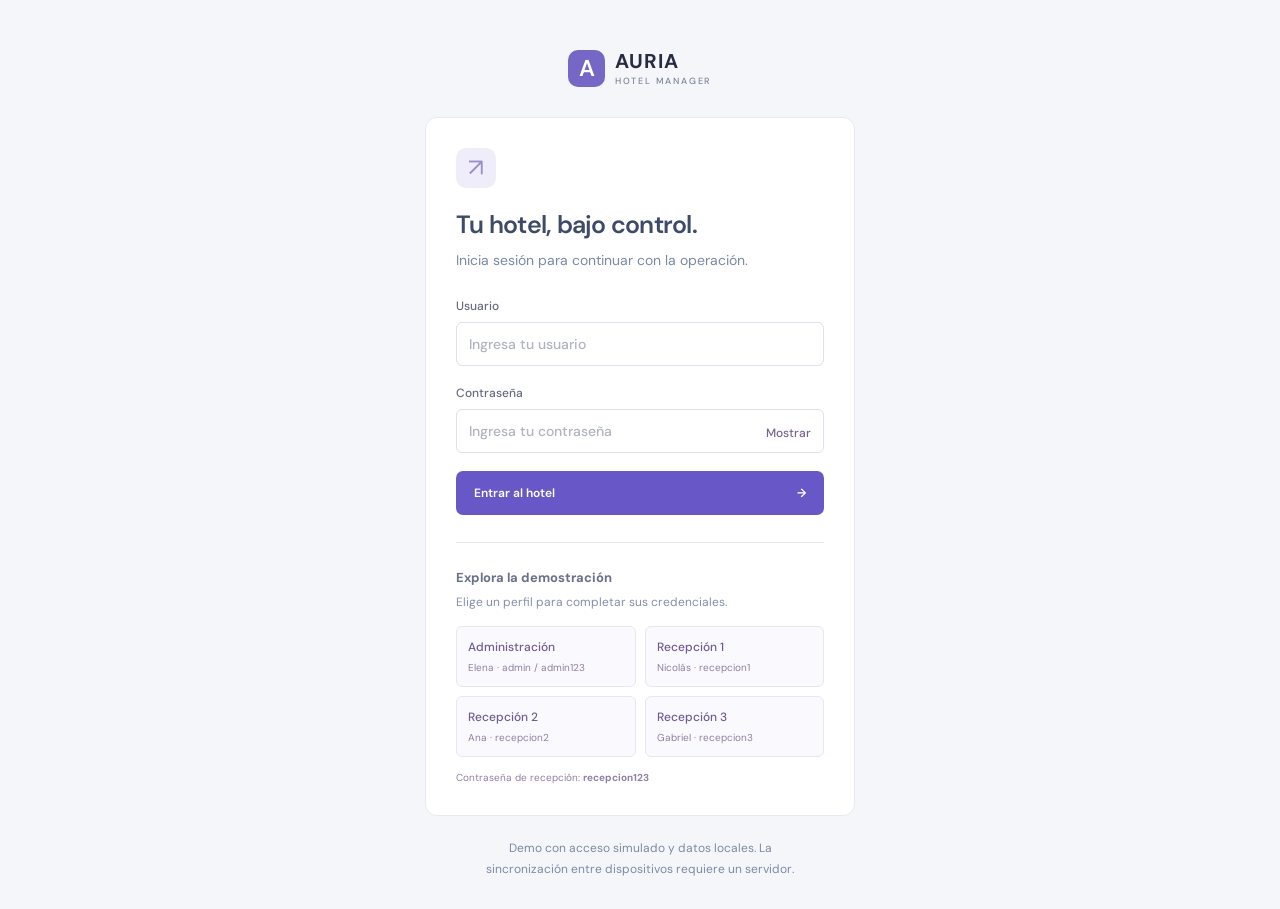
<file: index.html>
<!doctype html><html lang="es"><head><meta charset="utf-8"><meta name="viewport" content="width=device-width,initial-scale=1"><meta name="theme-color" content="#f5f6fa"><title>AURIA · Hotel Manager</title><script>location.replace('dashboard.html'+location.hash);</script></head><body><p>Entrando al sistema de administración… <a href="dashboard.html">Abrir el panel</a></p></body></html>
</file>
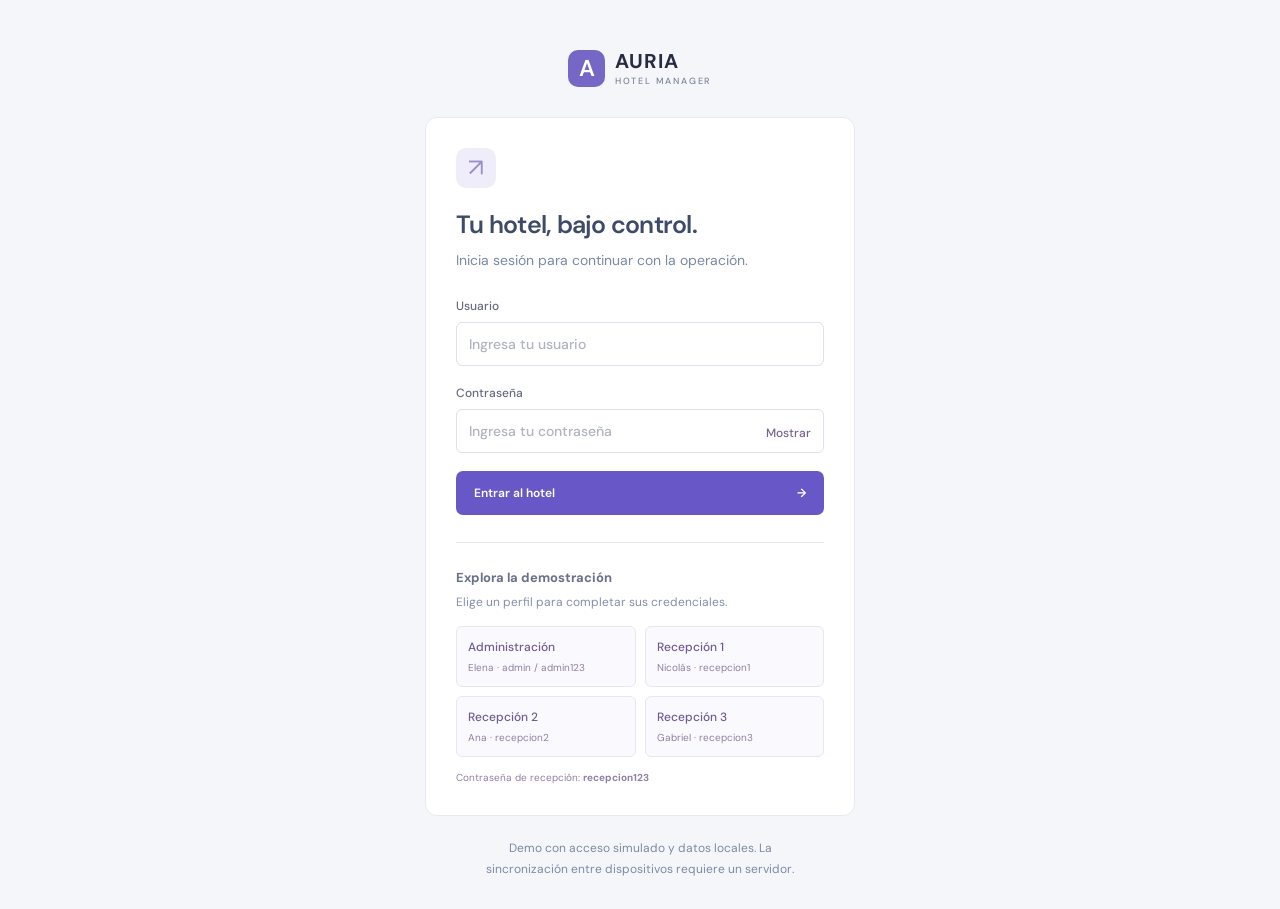
<file: dashboard.html>
<!doctype html>
<html lang="es"><head><meta charset="utf-8"><meta name="viewport" content="width=device-width,initial-scale=1,viewport-fit=cover"><meta name="theme-color" content="#f5f6fa"><link rel="icon" href="assets/images/favicon.svg"><title>AURIA · Administración del hotel</title><link rel="preconnect" href="https://fonts.googleapis.com"><link rel="preconnect" href="https://fonts.gstatic.com" crossorigin><link href="https://fonts.googleapis.com/css2?family=DM+Sans:wght@400;500;600;700&display=swap" rel="stylesheet"><link rel="stylesheet" href="css/styles.css?v=pms1"><link rel="stylesheet" href="css/dashboard.css?v=pms1"></head>
<body class="dashboard-page"><a class="skip-link" href="#view-root">Saltar al contenido</a><div class="app-shell"><aside class="sidebar" id="sidebar"><a class="app-brand" href="dashboard.html"><span class="logo-mark">A</span><span data-hotel-name>AURIA<small>HOTEL MANAGER</small></span></a><span class="nav-label">OPERACIÓN DEL HOTEL</span><nav class="sidebar-nav" id="desktop-nav" aria-label="Menú principal"></nav><div class="sidebar-bottom"><div class="local-note"><span class="online-dot"></span> Espacio de demostración<small>Datos guardados en este navegador</small></div><button class="logout-btn" id="logout-btn"></button></div></aside><button class="sidebar-scrim" id="sidebar-scrim" aria-label="Cerrar menú" hidden></button><div class="app-main"><header class="app-header"><div class="header-left"><button class="icon-btn mobile-menu" id="menu-toggle" aria-label="Abrir menú" aria-expanded="false"></button><span class="breadcrumb">Mi hotel <span>/</span> <strong id="breadcrumb-title">Resumen</strong></span></div><div class="header-right"><span id="today-label" class="today-label"></span><button id="profile-button" class="profile-button" aria-label="Información de sesión"><span id="user-avatar" class="avatar"></span><span><strong id="user-name"></strong><small id="user-role"></small></span></button></div></header><main id="view-root" class="app-content" tabindex="-1"></main><footer class="app-footer">AURIA Hotel Manager <span>Hecho para cuidar tu hotel.</span></footer></div></div><nav class="bottom-nav" id="bottom-nav" aria-label="Navegación móvil"></nav><div id="modal-root"></div><div id="toasts" class="toast-host"></div><script src="js/icons.js?v=pms1"></script><script src="js/app.js?v=pms1"></script><script src="js/operations.js?v=pms1"></script><script src="js/auth.js?v=pms1"></script><script src="js/pdf.js?v=pms1"></script><script src="js/forms.js?v=pms1"></script><script src="js/dashboard.js?v=pms1"></script></body></html>
</file>
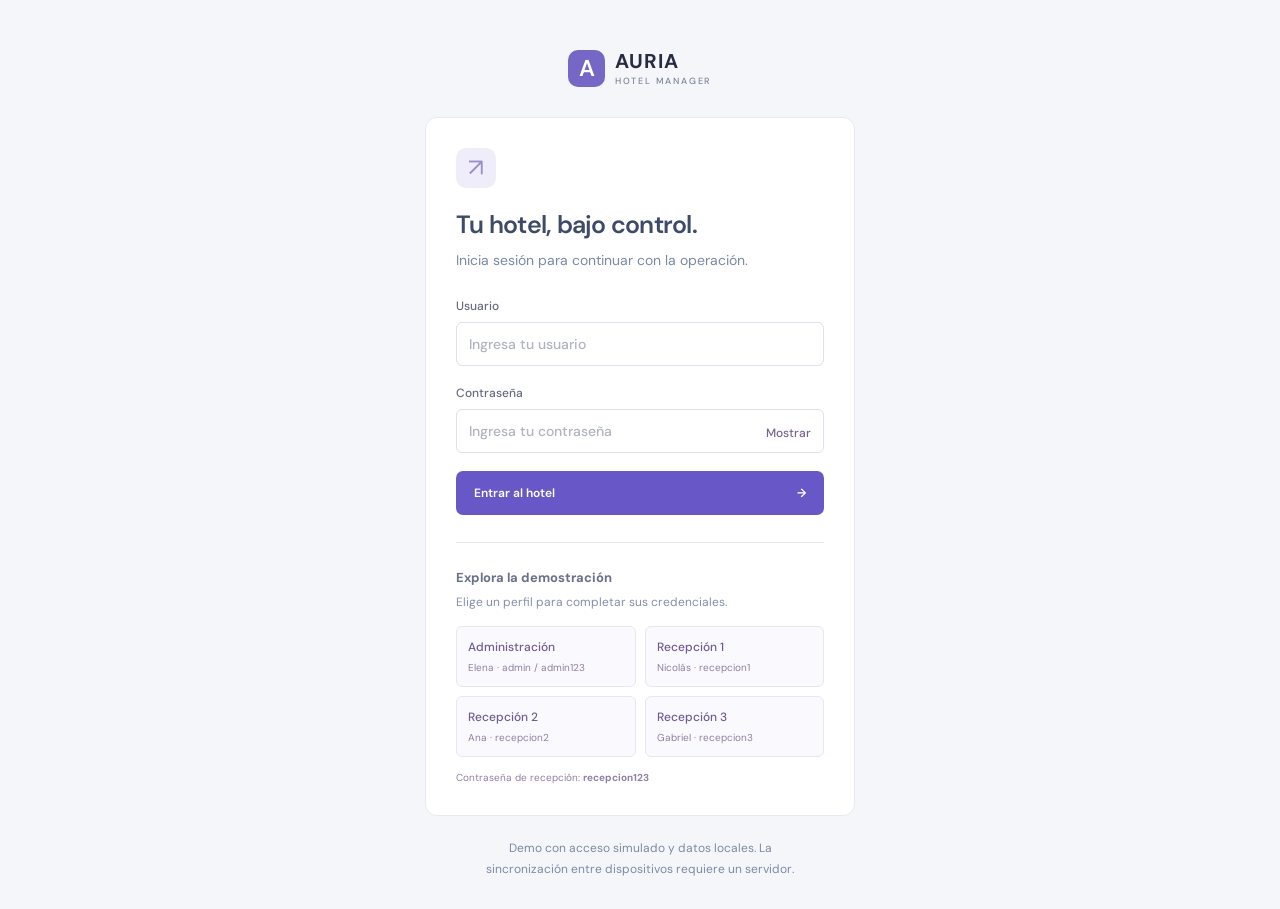
<file: login.html>
<!doctype html><html lang="es"><head><meta charset="utf-8"><meta name="viewport" content="width=device-width,initial-scale=1"><meta name="theme-color" content="#f5f6fa"><link rel="icon" href="assets/images/favicon.svg"><title>Iniciar sesión · AURIA</title><link rel="preconnect" href="https://fonts.googleapis.com"><link rel="preconnect" href="https://fonts.gstatic.com" crossorigin><link href="https://fonts.googleapis.com/css2?family=DM+Sans:wght@400;500;600;700&display=swap" rel="stylesheet"><link rel="stylesheet" href="css/styles.css?v=pms1"><link rel="stylesheet" href="css/dashboard.css?v=pms1"></head><body class="login-page"><main class="login-wrap"><a class="app-brand" href="index.html"><span class="logo-mark">A</span><span>AURIA<small>HOTEL MANAGER</small></span></a><section class="login-card"><div class="login-icon">↗</div><h1>Tu hotel, bajo control.</h1><p>Inicia sesión para continuar con la operación.</p><form id="login-form"><label>Usuario<input name="username" autocomplete="username" placeholder="Ingresa tu usuario" required></label><label>Contraseña<div class="password-field"><input name="password" type="password" autocomplete="current-password" placeholder="Ingresa tu contraseña" required><button type="button" id="toggle-password">Mostrar</button></div></label><div id="login-error" class="form-error" role="alert"></div><button class="btn btn-primary" type="submit">Entrar al hotel <span>→</span></button></form><div class="demo-box"><strong>Explora la demostración</strong><p>Elige un perfil para completar sus credenciales.</p><div class="demo-accounts"><button data-demo-user="admin"><strong>Administración</strong><small>Elena · admin / admin123</small></button><button data-demo-user="recepcion1"><strong>Recepción 1</strong><small>Nicolás · recepcion1</small></button><button data-demo-user="recepcion2"><strong>Recepción 2</strong><small>Ana · recepcion2</small></button><button data-demo-user="recepcion3"><strong>Recepción 3</strong><small>Gabriel · recepcion3</small></button></div><small>Contraseña de recepción: <b>recepcion123</b></small></div></section><p class="login-disclaimer">Demo con acceso simulado y datos locales. La sincronización entre dispositivos requiere un servidor.</p></main><div id="modal-root"></div><div id="toasts" class="toast-host"></div><script src="js/app.js?v=pms1"></script><script src="js/operations.js?v=pms1"></script><script src="js/auth.js?v=pms1"></script></body></html>
</file>
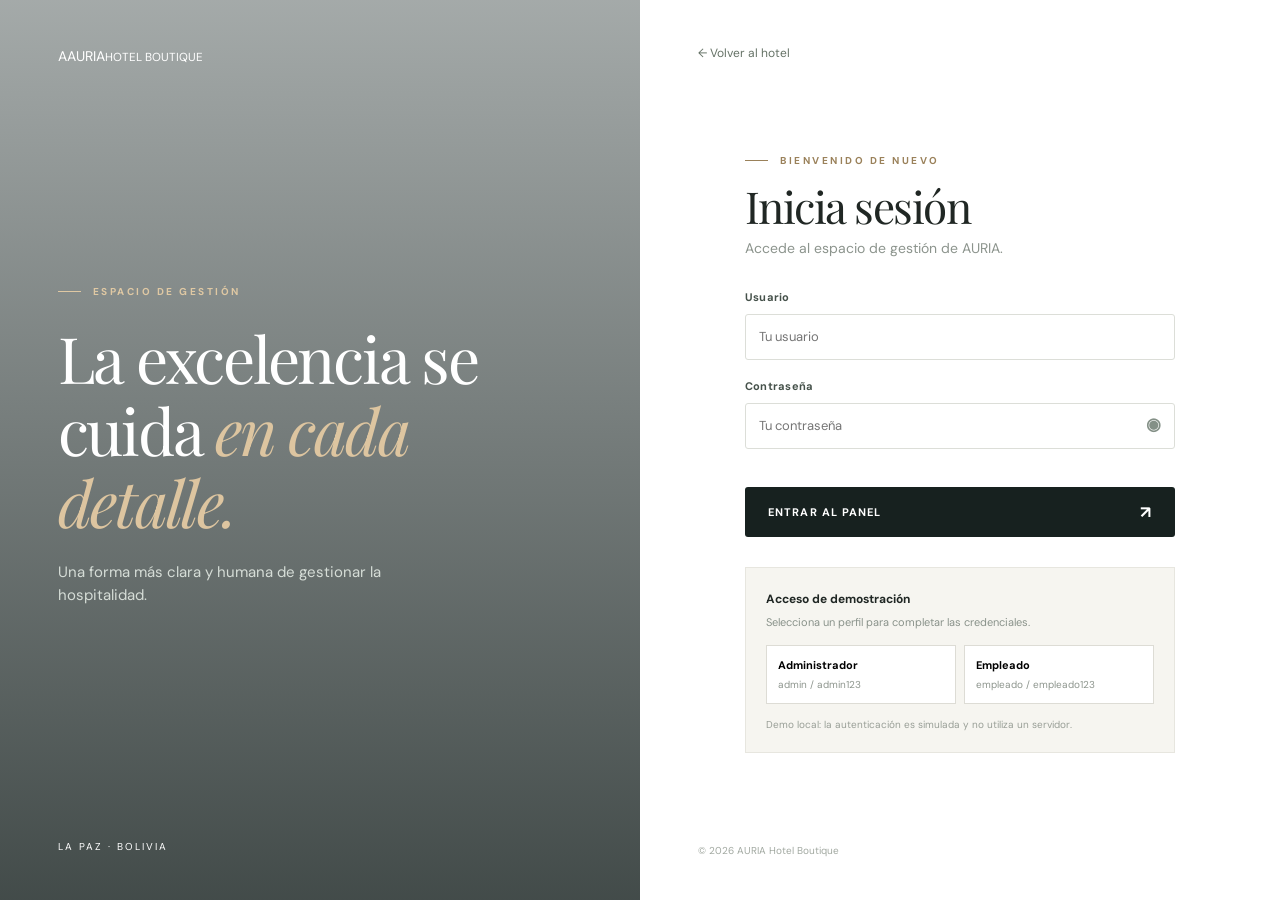
<file: hotel-prototipo/dashboard.html>
<!doctype html><html lang="es"><head><meta charset="utf-8"><link rel="icon" type="image/svg+xml" href="assets/images/favicon.svg"><meta name="viewport" content="width=device-width,initial-scale=1"><meta name="theme-color" content="#17211f"><title>Panel de gestión — AURIA</title><link rel="preconnect" href="https://fonts.googleapis.com"><link rel="preconnect" href="https://fonts.gstatic.com" crossorigin><link href="https://fonts.googleapis.com/css2?family=DM+Sans:wght@400;500;600;700&family=Playfair+Display:wght@400;500;600&display=swap" rel="stylesheet"><link rel="stylesheet" href="css/styles.css"><link rel="stylesheet" href="css/dashboard.css"></head><body class="dashboard-page"><div class="dash-shell"><aside class="sidebar" id="sidebar"><a href="index.html" class="brand sidebar-brand"><span class="brand-mark">A</span><span>AURIA<small>HOTEL BOUTIQUE</small></span></a><div class="sidebar-label">ESPACIO DE TRABAJO</div><nav class="sidebar-nav" aria-label="Navegación del panel"><button data-view="overview" class="active"><span class="nav-icon">▦</span> Resumen</button><button data-view="reservations"><span class="nav-icon">▤</span> Reservas</button><button data-view="rooms"><span class="nav-icon">▥</span> Habitaciones</button><button data-view="clients"><span class="nav-icon">♙</span> Clientes</button><button data-view="employees" data-admin-only><span class="nav-icon">♧</span> Empleados</button><button data-view="settings" data-admin-only><span class="nav-icon">⚙</span> Configuración</button></nav><div class="sidebar-bottom"><div class="sidebar-help"><span>✧</span><strong>Hospitalidad en cada detalle.</strong><small>Tu hotel, siempre en orden.</small></div><button id="logout-btn" class="logout-btn"><span>⇥</span> Cerrar sesión</button></div></aside><div class="sidebar-scrim" id="sidebar-scrim"></div><div class="dash-main"><header class="dash-header"><div class="dash-header-left"><button id="sidebar-toggle" class="sidebar-toggle" aria-label="Abrir menú" aria-expanded="false">☰</button><span class="header-breadcrumb">AURIA <span>/</span> <b id="breadcrumb-title">Resumen</b></span></div><div class="dash-header-right"><span class="today-label" id="today-label"></span><span class="header-divider"></span><div class="user-badge"><span class="user-avatar" id="user-avatar">A</span><span><strong id="user-name">Administrador</strong><small id="user-role">Administrador</small></span></div></div></header><main id="view-root" class="dash-content"></main></div></div><div id="modal-root"></div><div id="toasts" class="toast-host"></div><script src="js/app.js?v=4"></script><script src="js/auth.js?v=4"></script><script src="js/dashboard.js?v=4"></script></body></html>
</file>
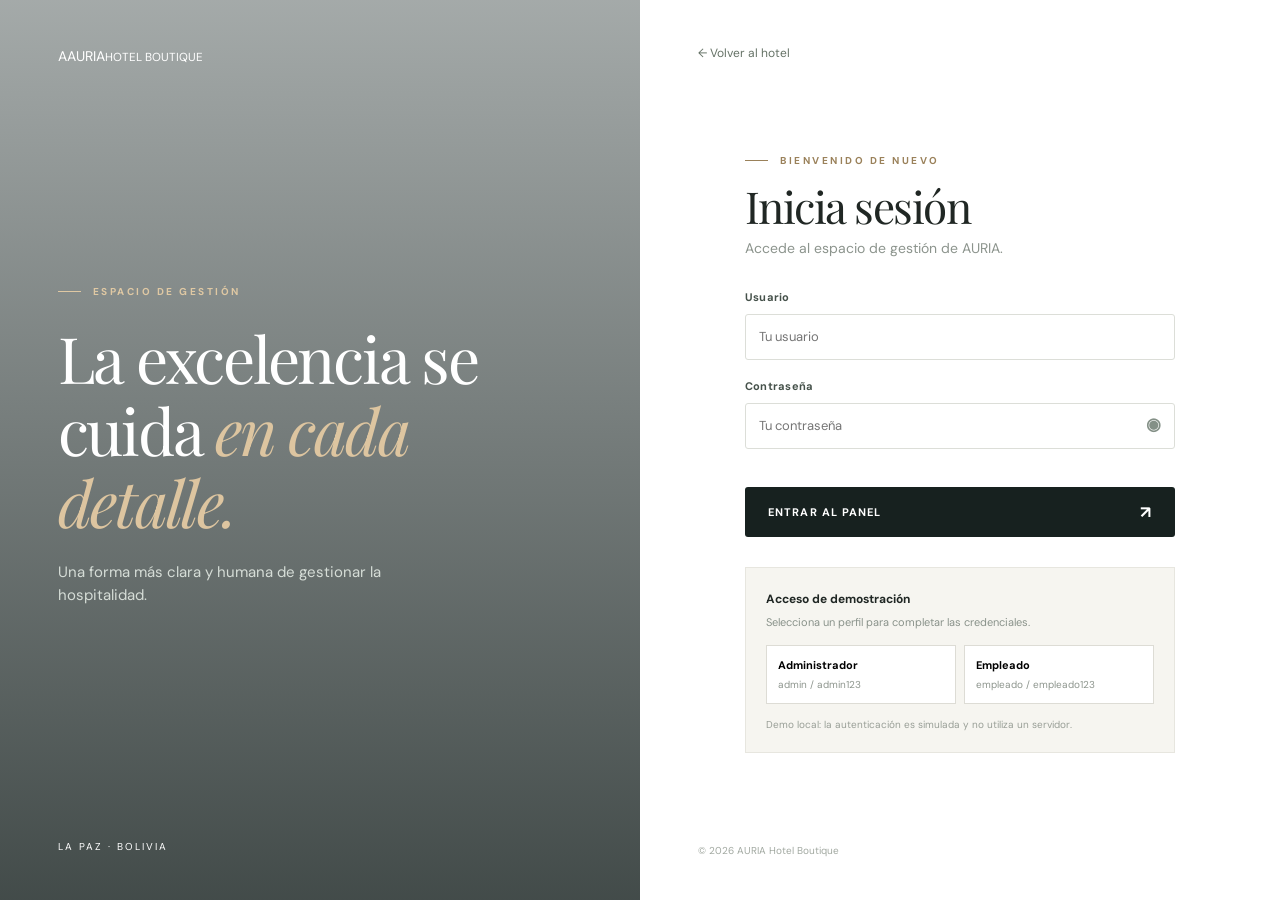
<file: hotel-prototipo/login.html>
<!doctype html><html lang="es"><head><meta charset="utf-8"><link rel="icon" type="image/svg+xml" href="assets/images/favicon.svg"><meta name="viewport" content="width=device-width,initial-scale=1"><meta name="theme-color" content="#17211f"><title>Acceso personal — AURIA</title><link rel="preconnect" href="https://fonts.googleapis.com"><link rel="preconnect" href="https://fonts.gstatic.com" crossorigin><link href="https://fonts.googleapis.com/css2?family=DM+Sans:wght@400;500;600;700&family=Playfair+Display:wght@400;500;600&display=swap" rel="stylesheet"><link rel="stylesheet" href="css/styles.css"><link rel="stylesheet" href="css/dashboard.css"></head><body class="login-page"><main class="login-layout"><section class="login-image"><a href="index.html" class="brand login-brand"><span class="brand-mark">A</span><span>AURIA<small>HOTEL BOUTIQUE</small></span></a><div><div class="eyebrow light"><span></span> ESPACIO DE GESTIÓN</div><h1>La excelencia se cuida <em>en cada detalle.</em></h1><p>Una forma más clara y humana de gestionar la hospitalidad.</p></div><span class="login-caption">LA PAZ · BOLIVIA</span></section><section class="login-panel"><div class="login-top"><a href="index.html">← Volver al hotel</a></div><div class="login-box"><div class="eyebrow"><span></span> BIENVENIDO DE NUEVO</div><h2>Inicia sesión</h2><p>Accede al espacio de gestión de AURIA.</p><form id="login-form"><label>Usuario<input name="username" autocomplete="username" required placeholder="Tu usuario"></label><label>Contraseña<div class="password-field"><input name="password" type="password" autocomplete="current-password" required placeholder="Tu contraseña"><button type="button" id="toggle-password" aria-label="Mostrar u ocultar contraseña">◉</button></div></label><div id="login-error" class="form-error" role="alert"></div><button class="btn btn-dark login-submit" type="submit">Entrar al panel <span>↗</span></button></form><div class="demo-box"><strong>Acceso de demostración</strong><p>Selecciona un perfil para completar las credenciales.</p><div class="demo-accounts"><button type="button" data-demo-user="admin"><span>Administrador</span><small>admin / admin123</small></button><button type="button" data-demo-user="empleado"><span>Empleado</span><small>empleado / empleado123</small></button></div><small>Demo local: la autenticación es simulada y no utiliza un servidor.</small></div></div><div class="login-foot">© <span id="login-year"></span> AURIA Hotel Boutique</div></section></main><div id="modal-root"></div><div id="toasts" class="toast-host"></div><script src="js/app.js?v=4"></script><script src="js/auth.js?v=4"></script><script>document.getElementById('login-year').textContent=new Date().getFullYear()</script></body></html>
</file>
<file: css/styles.css>
:root{--ink:#202338;--muted:#888c9d;--purple:#6858c7;--purple-soft:#f0edfc;--line:#e9eaf1;--surface:#fff;--bg:#f5f6fa;--green:#39957a;--amber:#c38934;--red:#c36168;--blue:#628ac6;--sans:'DM Sans',-apple-system,BlinkMacSystemFont,'Segoe UI',Arial,sans-serif}*{box-sizing:border-box}body{margin:0;font-family:var(--sans);font-size:14px;line-height:1.5;color:var(--ink);background:var(--bg)}h1,h2,h3,p{margin:0}h1,h2,h3{line-height:1.25;font-weight:600;letter-spacing:-.03em}button,input,select,textarea{font:inherit}button,a,input,select,textarea{-webkit-tap-highlight-color:transparent}button{cursor:pointer}button:disabled{cursor:not-allowed;opacity:.45}a{color:inherit;text-decoration:none}button{color:inherit}svg{flex-shrink:0;vertical-align:middle}button:focus-visible,a:focus-visible,summary:focus-visible{outline:3px solid #b6a7ef;outline-offset:3px}img{max-width:100%}.btn{display:inline-flex;align-items:center;justify-content:center;gap:10px;padding:12px 17px;border:1px solid transparent;border-radius:7px;font-size:12px;font-weight:600;min-height:44px;white-space:nowrap;transition:background .15s}.btn-primary,.btn-dark{background:var(--purple);color:white}.btn-primary:hover,.btn-dark:hover{background:#5545af}.btn-secondary,.btn-subtle{background:#fff;border-color:var(--line);color:#676a7d}.btn-secondary:hover{background:#f7f7fb}.btn-danger{background:#fbeced;color:#b75862;border-color:#f4d8db}.btn-small{min-height:35px;padding:7px 11px;font-size:11px}.btn svg{width:17px;height:17px}.btn-link{border:0;background:none;padding:5px 0;color:var(--purple);font-size:12px;font-weight:600}.icon-btn{width:38px;height:38px;display:grid;place-items:center;border:1px solid var(--line);border-radius:7px;background:white}.pill{display:inline-flex;align-items:center;gap:5px;padding:5px 8px;font-size:10px;font-weight:500;border-radius:5px;white-space:nowrap;background:#f0f1f5;color:#898d9c}.pill::before{content:'';width:5px;height:5px;border-radius:50%;background:currentColor}.pill.disponible,.pill.abierta,.pill.finalizada,.pill.activo{background:#eaf6f1;color:#398d73}.pill.ocupada,.pill.hospedado{background:#eeedfb;color:#7663c5}.pill.reservada,.pill.confirmada,.pill.pendiente{background:#fff5e4;color:#bf8736}.pill.mantenimiento,.pill.cerrada{background:#f0f1f5;color:#9294a2}.pill.cancelada,.pill.inactivo{background:#fcebed;color:#ba6270}.money{font-variant-numeric:tabular-nums}.muted{color:var(--muted)}.positive{color:var(--green)}.negative{color:var(--red)}.sr-only{position:absolute;width:1px;height:1px;padding:0;margin:-1px;overflow:hidden;clip:rect(0,0,0,0);white-space:nowrap;border:0}.skip-link{position:fixed;left:15px;top:-60px;background:var(--ink);color:white;padding:10px;z-index:400}.skip-link:focus{top:10px}label{display:flex;flex-direction:column;gap:7px;font-size:12px;font-weight:500;color:#666b80}input,select,textarea{width:100%;min-width:0;min-height:44px;background:#fff;color:var(--ink);border:1px solid #dfe1eb;border-radius:6px;padding:10px 12px;outline:none;font-size:14px}input:focus,select:focus,textarea:focus{border-color:var(--purple);box-shadow:0 0 0 3px #6858c715}input::placeholder,textarea::placeholder{color:#b0b3c1}textarea{resize:vertical;min-height:90px}.form-grid{display:grid;grid-template-columns:1fr 1fr;gap:16px}.form-stack{display:grid;gap:18px}.form-help{font-size:11px;color:#9599aa;font-weight:400}.form-error{color:var(--red);font-size:12px}.form-error:empty{display:none}.input-with-icon{position:relative}.input-with-icon svg{position:absolute;top:12px;left:12px;color:#b0b3c1}.input-with-icon input{padding-left:39px}.check-label{display:flex;flex-direction:row;align-items:center;gap:9px}.check-label input{width:16px;height:16px;min-height:16px}.section-label{font-size:10px;letter-spacing:.12em;color:#989dad;text-transform:uppercase;font-weight:600}.divider{height:1px;background:var(--line);margin:5px 0}.notice{display:flex;align-items:start;gap:10px;background:#f5f3ff;border:1px solid #e7e0fd;color:#7d72a4;padding:13px 15px;border-radius:7px;font-size:12px;line-height:1.6}.notice svg{margin-top:2px}.notice.warning{background:#fff8ed;border-color:#f4e7cf;color:#a18047}.empty-state{padding:45px 20px;text-align:center;grid-column:1/-1;color:#9297a9}.empty-state strong{display:block;color:#555b74;font-size:16px;margin-bottom:8px}.empty-state svg{width:34px;height:34px;color:#aaa2ca;margin-bottom:15px}.empty-state .btn{margin-top:20px}.modal-open{overflow:hidden}.modal-backdrop{position:fixed;inset:0;z-index:200;background:#20233875;backdrop-filter:blur(3px);display:flex;align-items:center;justify-content:center;padding:24px;overflow:auto}.modal-panel{position:relative;background:#fff;border-radius:12px;width:min(100%,620px);max-height:90dvh;overflow:auto;box-shadow:0 20px 75px #20233833;overscroll-behavior:contain}.modal-panel.wide{width:min(100%,780px)}.modal-close{position:absolute;right:18px;top:18px;z-index:3;border:0;border-radius:6px;background:#f4f5f9;width:33px;height:33px;font-size:23px;color:#a2a5b4;display:grid;place-items:center}.modal-body{padding:30px}.modal-body h2{font-size:22px;margin:6px 35px 7px 0}.modal-description{color:#9296a8;font-size:12px;margin-bottom:24px}.modal-form{display:grid;gap:18px}.modal-actions{display:flex;gap:10px;justify-content:flex-end;padding-top:20px;border-top:1px solid var(--line);margin-top:8px}.form-summary{padding:15px;background:#f7f6fd;border:1px solid #ebe8f7;border-radius:7px;display:flex;align-items:center;justify-content:space-between;gap:15px;color:#938caf;font-size:12px}.form-summary strong{font-size:20px;color:#7260bf}.details-list{display:grid;margin:20px 0}.details-list>div{display:flex;gap:20px;justify-content:space-between;padding:12px 0;border-bottom:1px solid var(--line);font-size:12px}.details-list span{color:#8e94a6}.details-list strong{font-weight:500;text-align:right;overflow-wrap:anywhere}.notes-box{background:#f7f8fb;padding:15px;border-radius:7px;color:#8b90a2;font-size:12px;white-space:pre-wrap}.toast-host{position:fixed;bottom:25px;right:25px;z-index:300;display:grid;gap:8px;width:min(380px,calc(100% - 32px));pointer-events:none}.toast{background:#fff;padding:15px 18px;border:1px solid #dfd9f1;border-left:3px solid var(--purple);border-radius:7px;color:#6f6589;font-size:13px;box-shadow:0 10px 35px #25243d20;animation:toast-in .2s}.toast.error{color:#ac5b67;border-color:#ecd0d5;border-left-color:#c36573}@keyframes toast-in{from{transform:translateY(10px);opacity:0}to{transform:none;opacity:1}}
@media(max-width:600px){.form-grid{grid-template-columns:1fr}.modal-backdrop{padding:10px;align-items:flex-end}.modal-panel,.modal-panel.wide{border-radius:14px 14px 8px 8px;max-height:94dvh}.modal-body{padding:25px 20px}.modal-actions{position:sticky;bottom:-25px;background:#fff;padding-bottom:calc(10px + env(safe-area-inset-bottom));margin-inline:-20px;padding-inline:20px;z-index:2;box-shadow:0 -5px 15px #fff}.modal-actions .btn{flex:1}.modal-form .form-grid{gap:18px}input,select,textarea{font-size:16px;min-height:48px}.btn{min-height:46px;font-size:13px}.btn-small{min-height:38px;font-size:11px}.toast-host{bottom:calc(80px + env(safe-area-inset-bottom));right:16px}.details-list>div{font-size:13px}.modal-description{font-size:13px}.modal-form label{font-size:13px}}
@media(prefers-reduced-motion:reduce){*{scroll-behavior:auto!important;animation:none!important;transition:none!important}}
</file>
<file: css/dashboard.css>
.app-shell{display:grid;grid-template-columns:228px minmax(0,1fr);min-height:100vh}.sidebar{position:sticky;top:0;height:100vh;background:white;border-right:1px solid var(--line);padding:29px 18px 20px;display:flex;flex-direction:column;z-index:110}.app-brand{display:flex;align-items:center;gap:10px;font-size:20px;letter-spacing:.1em;font-weight:700;color:#272c43;line-height:1.1}.logo-mark{height:37px;width:37px;background:#7666c6;border-radius:10px;color:#fff;display:grid;place-items:center;font-weight:600;font-size:23px;letter-spacing:-.08em;flex-shrink:0}.app-brand small{display:block;font-size:7px;letter-spacing:.2em;color:#abaebd;margin-top:5px;font-weight:500}.sidebar .app-brand{padding-left:10px;margin-bottom:35px}.nav-label{font-size:8px;letter-spacing:.15em;color:#b2b6c5;margin:0 13px 12px}.sidebar-nav{display:grid;gap:3px}.sidebar-nav button{display:flex;align-items:center;gap:12px;min-height:43px;border:0;background:none;text-align:left;color:#9499ad;border-radius:7px;padding:10px 13px;font-size:12px;font-weight:500}.sidebar-nav button svg{width:17px;height:17px;color:#aeb3c5}.sidebar-nav button.active{background:#eeebfb;color:#8878ca}.sidebar-nav button.active svg{color:#8878ca}.sidebar-nav button:hover{background:#f6f5fa;color:#7f71b3}.sidebar-nav button.admin-item{margin-top:3px}.sidebar-nav .nav-lock{margin-left:auto;font-size:9px;color:#c5c5ce}.sidebar-bottom{margin-top:auto}.local-note{font-size:9px;color:#9298ab;background:#f7f8fc;border:1px solid #eceef6;border-radius:7px;padding:12px;margin:22px 4px 14px}.local-note small{display:block;font-size:8px;color:#b8bdca;margin-top:5px}.online-dot{width:5px;height:5px;background:#63b59a;border-radius:50%;display:inline-block;margin-right:4px}.logout-btn{display:flex;gap:12px;align-items:center;min-height:40px;border:0;background:none;color:#afb2c1;font-size:11px;padding:0 13px}.logout-btn svg{width:17px;height:17px}.app-main{min-width:0}.app-header{height:77px;background:#fff;border-bottom:1px solid var(--line);padding:0 35px;display:flex;justify-content:space-between;align-items:center;gap:20px}.header-left,.header-right{display:flex;align-items:center;gap:20px}.breadcrumb{font-size:11px;color:#abb1c1}.breadcrumb>span{padding:0 12px;color:#d6d8e0}.breadcrumb strong{color:#6d748d;font-weight:500}.today-label{font-size:10px;color:#afb5c5;border-right:1px solid var(--line);padding-right:23px}.profile-button{border:0;background:none;display:flex;gap:10px;align-items:center;text-align:left}.avatar{width:34px;height:34px;background:#efe7e0;color:#ab9584;border-radius:50%;display:grid;place-items:center;font-size:11px;font-weight:600}.profile-button strong{display:block;font-size:10px;color:#70788c}.profile-button small{display:block;font-size:9px;color:#b0b6c5;margin-top:2px}.app-content{padding:32px 35px;max-width:1500px;margin:auto;outline:none}.app-footer{display:flex;justify-content:space-between;color:#c1c5d2;font-size:9px;padding:5px 35px 24px}.page-heading{display:flex;align-items:center;justify-content:space-between;gap:20px;margin-bottom:26px}.page-heading h1{font-size:26px;color:#424a65;letter-spacing:-.03em}.page-heading p{font-size:11px;color:#b3b8c8;margin-top:7px}.heading-actions{display:flex;gap:9px}.heading-actions .btn{min-height:39px;font-size:10px;padding:10px 14px}.page-eyebrow{display:block;font-size:8px;color:#b3aacd;letter-spacing:.16em;margin-bottom:7px}.welcome-date{font-size:10px;color:#ada9ba;margin-top:2px}.summary-grid{display:grid;grid-template-columns:repeat(4,minmax(0,1fr));gap:16px;margin-bottom:22px}.stat-card{background:#fff;border:1px solid #e9eaf1;border-radius:8px;padding:20px;position:relative}.stat-top{display:flex;align-items:center;justify-content:space-between;gap:8px;color:#a6adbd;font-size:10px}.stat-icon{width:31px;height:31px;border-radius:7px;display:grid;place-items:center;background:#edf7f1;color:#8db9a4}.stat-icon svg{width:16px;height:16px}.stat-card.purple .stat-icon{background:#f0edfb;color:#b4a7db}.stat-card.amber .stat-icon{background:#fff7ea;color:#d7bb8b}.stat-card.gray .stat-icon{background:#f0f2f7;color:#b5bdd0}.stat-card strong{font-size:30px;letter-spacing:-.04em;color:#545f76;display:block;margin-top:12px;font-weight:500;line-height:1.1}.stat-card small{font-size:9px;color:#b6bece;display:flex;align-items:center;gap:5px;margin-top:9px}.stat-card small i{width:4px;height:4px;border-radius:50%;background:#99c7b2}.dashboard-columns{display:grid;grid-template-columns:1.55fr 1fr;gap:22px;align-items:start}.panel{background:white;border:1px solid var(--line);border-radius:8px;padding:22px;min-width:0}.panel-title{display:flex;justify-content:space-between;align-items:center;gap:15px;margin-bottom:20px}.panel-title h2{font-size:14px;color:#6f768d;letter-spacing:-.015em}.panel-title p{font-size:9px;color:#b3bbcc;margin-top:4px}.panel-title .btn-link{font-size:9px;color:#aaa0d0}.panel-title .pill{font-size:8px}.revenue-panel{display:flex;gap:22px;justify-content:space-between;align-items:center;background:#fff;border:1px solid var(--line);border-radius:8px;padding:23px;margin-bottom:22px}.revenue-label{font-size:10px;color:#a4aabb;display:flex;align-items:center;gap:8px}.revenue-total{font-size:34px;font-weight:500;letter-spacing:-.045em;color:#685f8e;margin-top:9px;line-height:1.2}.revenue-meta{font-size:9px;color:#b7b6c9;margin-top:8px}.payment-breakdown{display:flex;gap:27px;padding-right:5px}.payment-breakdown>div{display:grid;gap:7px;min-width:60px}.payment-breakdown span{font-size:8px;color:#b1b6c8;display:flex;align-items:center;gap:5px}.payment-breakdown span::before{content:'';width:5px;height:5px;border-radius:50%;background:#afa1d4}.payment-breakdown>div:nth-child(2) span::before{background:#90bbaa}.payment-breakdown>div:nth-child(3) span::before{background:#a9bad5}.payment-breakdown strong{font-size:12px;color:#959ab0;font-weight:500}.record-list{display:grid}.record{display:grid;grid-template-columns:33px minmax(0,1fr) auto;gap:12px;align-items:center;padding:15px 0;border-bottom:1px solid #eff0f5;width:100%;background:none;text-align:left;border-top:0;border-left:0;border-right:0}.record:last-child{border-bottom:0}.record-icon{display:grid;place-items:center;width:32px;height:32px;border-radius:6px;background:#f1eef8;color:#bbb1d5}.record-icon svg{width:15px;height:15px}.record strong{display:block;font-size:10px;font-weight:500;color:#8e97ab}.record small{display:block;font-size:8px;color:#bdc5d5;margin-top:4px}.record-tail{text-align:right}.record-tail strong{font-size:11px;color:#9c9fba}.record-tail .pill{font-size:8px}.cash-preview{border:1px solid #eceef4;border-radius:7px;padding:15px;margin-bottom:10px}.cash-preview:last-child{margin-bottom:0}.cash-preview-top{display:flex;justify-content:space-between;align-items:center;gap:10px}.cash-person{display:flex;gap:10px;align-items:center}.cash-person .avatar{width:29px;height:29px;font-size:9px;background:#f1eae5;color:#c2aea0}.cash-person strong{font-size:10px;color:#959eaf;font-weight:500}.cash-person small{display:block;color:#c1c9d5;font-size:8px;margin-top:3px}.cash-preview-bottom{margin-top:13px;display:flex;justify-content:space-between;align-items:center;border-top:1px solid #f0f1f7;padding-top:11px;font-size:9px;color:#b9c0d0}.cash-preview-bottom strong{font-size:11px;color:#a0a7bc;font-weight:500}.cash-preview .pill{font-size:8px;padding:4px 6px}.cash-preview .btn-link{font-size:9px}.section-space{margin-top:22px}.quick-rooms{display:grid;grid-template-columns:repeat(5,1fr);gap:10px}.quick-room{border:1px solid #e2eee8;background:#f4faf7;border-radius:6px;padding:12px 6px;text-align:center;min-height:71px}.quick-room strong{display:block;font-size:16px;color:#8cb09f;font-weight:500}.quick-room span{font-size:7px;display:block;margin-top:5px;color:#adc7ba}.quick-room.occupied{background:#f5f2fc;border-color:#e7e0f6}.quick-room.occupied strong{color:#b3a0ce}.quick-room.occupied span{color:#c6b8dc}.quick-room.reserved{background:#fff9ef;border-color:#f5ead6}.quick-room.reserved strong{color:#d6b982}.quick-room.reserved span{color:#dfcba6}.quick-room.maintenance{background:#f6f7fa;border-color:#eceef4}.quick-room.maintenance strong{color:#b0b8c8}.quick-room.maintenance span{color:#c1c8d5}.activity-item{display:flex;gap:11px;padding:12px 0;border-bottom:1px solid #f1f2f7}.activity-item:last-child{border:0}.activity-dot{width:7px;height:7px;border-radius:50%;background:#d0c7e9;margin-top:5px;flex-shrink:0}.activity-item p{font-size:10px;color:#a5aebe}.activity-item small{color:#c4cbd8;font-size:8px}.alert-list{display:grid;gap:10px}.alert-item{background:#fff9ee;border:1px solid #f5ecd8;padding:12px;display:flex;gap:10px;border-radius:6px;color:#c2aa80;font-size:10px}.alert-item svg{width:15px;height:15px}.toolbar{display:flex;align-items:center;gap:12px;flex-wrap:wrap;margin-bottom:21px}.toolbar .search{max-width:340px;flex:1;min-width:180px}.toolbar input,.toolbar select{min-height:39px;font-size:12px;background:#fff}.toolbar select{width:auto;max-width:230px}.toolbar .result-count{margin-left:auto;font-size:10px;color:#afb5c4}.segmented{display:flex;border:1px solid var(--line);border-radius:7px;padding:4px;background:#fff;gap:3px;flex-wrap:wrap}.segmented button{border:0;background:none;padding:8px 12px;border-radius:4px;font-size:10px;color:#b0b5c5}.segmented button.active{background:#ede9fa;color:#9b8bc4}.room-grid{display:grid;grid-template-columns:repeat(3,minmax(0,1fr));gap:17px}.room-card{background:white;border:1px solid var(--line);border-radius:8px;overflow:hidden}.room-card-top{display:flex;justify-content:space-between;align-items:start;padding:19px 19px 15px;gap:10px;border-top:3px solid #a7d0be}.room-card.occupied .room-card-top{border-top-color:#c3b6e3}.room-card.reserved .room-card-top{border-top-color:#e5c796}.room-card.maintenance .room-card-top{border-top-color:#c4cbd9}.room-number{font-size:27px;color:#858ea3;font-weight:500;line-height:1.1}.room-type{font-size:10px;color:#b8becb;margin-top:5px}.room-card-content{padding:0 19px 17px;min-height:114px}.room-card-guest{font-size:11px;color:#949fb1;display:flex;align-items:center;gap:7px;margin-bottom:10px}.room-card-date{display:flex;align-items:center;justify-content:space-between;font-size:9px;color:#b5bfd0;margin-top:6px;gap:15px}.room-card-date strong{font-size:9px;color:#a4adc0;font-weight:400;text-align:right}.room-ready{font-size:11px;color:#b1bbcb;padding-top:13px;line-height:1.7}.room-card-bottom{display:flex;justify-content:space-between;align-items:center;background:#fcfcfe;border-top:1px solid #f1f1f7;padding:12px 19px;gap:10px}.room-card-bottom strong{font-size:12px;color:#a0a6bb;font-weight:500}.room-card-bottom small{font-size:8px;color:#c4cad8}.room-card-bottom .btn-link{font-size:10px}.cards-list{display:grid;gap:12px}.booking-card,.sale-card,.guest-card,.report-card{background:white;border:1px solid var(--line);border-radius:8px;padding:19px;display:grid;grid-template-columns:minmax(160px,1fr) minmax(160px,1.2fr) auto;gap:25px;align-items:center}.card-main{display:flex;gap:12px;align-items:center;min-width:0}.card-room{width:42px;height:42px;border-radius:7px;background:#f2eefb;display:grid;place-items:center;font-size:13px;color:#aa9acb;flex-shrink:0}.card-main h3{font-size:12px;color:#939eb2}.card-main p{font-size:9px;color:#b8c1d0;margin-top:5px}.card-dates{font-size:10px;color:#b2bdce;display:flex;gap:22px}.card-dates span{font-size:8px;display:block;color:#c4ccd9;margin-bottom:4px}.card-dates strong{font-size:10px;font-weight:500;color:#a0acc0}.card-actions{display:flex;align-items:center;justify-content:flex-end;gap:15px}.card-actions>div{text-align:right}.card-actions strong{display:block;font-size:12px;font-weight:500;color:#a1a9be;margin-bottom:5px}.card-actions .btn{font-size:10px}.card-actions .icon-btn{color:#b4aecb}.status-filter{overflow:auto}.calendar-layout{display:grid;grid-template-columns:340px 1fr;gap:22px;align-items:start}.calendar-controls{display:flex;align-items:center;justify-content:space-between;gap:10px;margin-bottom:20px}.calendar-controls h2{font-size:15px;color:#8d97af;text-transform:capitalize}.calendar-controls .icon-btn{width:32px;height:32px;color:#bbb3d6}.calendar-weekdays,.calendar-days{display:grid;grid-template-columns:repeat(7,1fr);gap:4px}.calendar-weekdays span{text-align:center;font-size:9px;color:#c2cad8;padding:7px 0}.calendar-day{border:0;background:none;border-radius:6px;min-height:44px;padding:6px 0;color:#b1bdce;display:flex;flex-direction:column;align-items:center;justify-content:center;gap:5px;font-size:11px}.calendar-day.today{box-shadow:inset 0 0 0 1px #d8d0ed}.calendar-day.selected{background:#a392d3;color:#fff}.calendar-day:hover{background:#f1edf9}.calendar-day.selected:hover{background:#a392d3}.calendar-day i{width:4px;height:4px;border-radius:50%;background:#c5b7dc}.calendar-day.selected i{background:#fff}.calendar-legend{font-size:9px;color:#bbc2d0;border-top:1px solid var(--line);padding-top:17px;margin-top:15px;display:flex;justify-content:space-between}.agenda-day h2{font-size:17px;color:#919cb2;text-transform:capitalize}.agenda-day>p{font-size:10px;color:#bdc6d4;margin:6px 0 19px}.agenda-list{display:grid;gap:10px}.agenda-room{display:grid;grid-template-columns:44px minmax(0,1fr) auto;gap:13px;align-items:center;background:#fff;border:1px solid var(--line);border-radius:7px;padding:15px}.agenda-room .card-room{font-size:12px;width:40px;height:40px}.agenda-room h3{font-size:11px;color:#a1aec1}.agenda-room p{font-size:9px;color:#c0cada;margin-top:4px}.agenda-room .btn-link{font-size:9px}.inventory-grid,.cash-grid{display:grid;grid-template-columns:repeat(3,minmax(0,1fr));gap:17px}.product-card,.shift-card{background:white;border:1px solid var(--line);border-radius:8px;padding:20px}.product-head{display:flex;justify-content:space-between;gap:10px;align-items:start}.product-icon{width:35px;height:35px;border-radius:7px;background:#f0edf8;color:#bbb0d3;display:grid;place-items:center}.product-card h3{font-size:12px;color:#9ba7bc;margin-top:15px}.product-card .category{font-size:9px;color:#c0c9d6;margin:5px 0 20px}.stock-row{display:flex;justify-content:space-between;align-items:end;gap:10px}.stock-value strong{display:block;font-size:27px;color:#a5b2c5;font-weight:500}.stock-value span{font-size:9px;color:#c1ccda}.stock-value.low strong,.stock-value.low span{color:#d6b681}.stock-price{font-size:15px;color:#b2a3c9}.product-actions{border-top:1px solid #eff1f6;display:flex;gap:15px;justify-content:space-between;padding-top:14px;margin-top:17px}.product-actions button{font-size:9px}.shift-card-top{display:flex;align-items:center;justify-content:space-between;gap:8px}.shift-card .cash-person strong{font-size:12px}.shift-card .cash-person small{font-size:9px}.shift-amount{padding:23px 0 17px}.shift-amount span{display:block;font-size:9px;color:#bfc7d6}.shift-amount strong{font-size:29px;font-weight:500;color:#a29bbb;display:block;margin-top:7px}.shift-details{display:grid;gap:9px;border-top:1px solid #f0f1f6;padding-top:14px;font-size:10px;color:#b8c3d3}.shift-details div{display:flex;justify-content:space-between;gap:15px}.shift-details strong{font-weight:500;color:#aab6ca}.shift-actions{display:flex;gap:8px;margin-top:19px}.shift-actions .btn{flex:1;font-size:10px}.cash-intro{display:flex;justify-content:space-between;align-items:center;background:#efebfa;border:1px solid #e1d9f3;border-radius:8px;padding:20px 23px;margin-bottom:22px;gap:20px}.cash-intro strong{font-size:13px;color:#a092c1;display:block}.cash-intro p{font-size:10px;color:#b5a9cc;margin-top:5px}.report-metrics{display:grid;grid-template-columns:repeat(3,1fr);gap:16px;margin-bottom:20px}.report-metric{background:white;border:1px solid var(--line);border-radius:7px;padding:20px}.report-metric span{font-size:10px;color:#b6bfd0}.report-metric strong{font-size:25px;display:block;color:#aaa2bd;margin-top:10px;font-weight:500}.guest-grid{display:grid;grid-template-columns:1fr 1fr;gap:14px}.guest-card{grid-template-columns:1fr auto;gap:10px}.guest-card .avatar{background:#edf1f6;color:#b0bdd0}.guest-card .card-main h3{font-size:12px}.settings-layout{display:grid;grid-template-columns:1.25fr .7fr;gap:22px}.settings-form{display:grid;gap:20px}.settings-form .btn{justify-self:start}.settings-note h3{font-size:14px;color:#a69cc0;margin-bottom:12px}.settings-note p{font-size:11px;color:#b3bdce;line-height:1.8;margin-bottom:15px}.access-denied{padding:80px 20px;text-align:center;background:white;border:1px solid var(--line);border-radius:9px}.access-denied>svg{width:45px;height:45px;color:#c8bddf;margin-bottom:20px}.access-denied h2{font-size:23px;color:#a99fc0}.access-denied p{font-size:13px;color:#b9c1d1;margin:13px 0 25px}.sale-type-tabs{display:flex;gap:5px;padding:4px;background:#f4f5fa;border-radius:7px}.sale-type-tabs button{flex:1;padding:10px;border:0;background:none;border-radius:5px;color:#969eb3;font-size:11px}.sale-type-tabs button.active{background:white;color:#7866bb;box-shadow:0 1px 3px #30304e0c}.cart-line{display:grid;grid-template-columns:minmax(0,1fr) 65px 30px;gap:10px;align-items:end}.cart-line .icon-btn{margin-bottom:5px;width:29px;height:32px}.cart-lines{display:grid;gap:15px}.sale-line-total{font-size:10px;color:#949aae;text-align:right}.shift-summary-grid{display:grid;grid-template-columns:1fr 1fr;gap:12px}.shift-summary-grid>div{background:#f7f8fc;border:1px solid #eceef4;border-radius:6px;padding:13px}.shift-summary-grid span{font-size:10px;color:#979eb2;display:block}.shift-summary-grid strong{font-size:17px;color:#817594;font-weight:500;display:block;margin-top:6px}.receipt-line{display:flex;justify-content:space-between;gap:20px;font-size:12px;padding:11px 0;border-bottom:1px solid var(--line);color:#8992a7}.receipt-line>span:first-child{max-width:75%}.receipt-line small{display:block;font-size:10px;color:#b0b7c7;margin-top:3px}.receipt-total{font-size:18px;color:#7e6ba9;display:flex;justify-content:space-between;margin-top:20px}.mobile-menu,.bottom-nav{display:none}.sidebar-scrim{display:none}.login-wrap{max-width:470px;margin:0 auto;padding:50px 20px 30px;min-height:100vh}.login-wrap>.app-brand{justify-content:center;margin-bottom:30px}.login-card{background:#fff;border:1px solid var(--line);border-radius:12px;padding:30px}.login-icon{width:40px;height:40px;background:#f0edfb;border-radius:10px;display:grid;place-items:center;color:#9b8fc4;font-size:25px;margin-bottom:21px}.login-card h1{font-size:25px;color:#6f7794}.login-card>p{font-size:12px;color:#aeb7c8;margin:10px 0 26px}.login-card form{display:grid;gap:18px}.login-card .btn{width:100%;justify-content:space-between}.password-field{position:relative}.password-field input{padding-right:76px}.password-field button{position:absolute;right:10px;top:12px;background:none;border:0;color:#b5accd;font-size:10px;padding:3px}.demo-box{margin-top:27px;padding-top:24px;border-top:1px solid var(--line)}.demo-box>strong{font-size:11px;color:#9d9fb5}.demo-box>p{font-size:10px;color:#bdc4d3;margin:5px 0 15px}.demo-accounts{display:grid;grid-template-columns:1fr 1fr;gap:9px}.demo-accounts button{border:1px solid #e9e6f3;background:#faf9fd;border-radius:6px;padding:11px;text-align:left}.demo-accounts button strong{font-size:10px;color:#aea4c8;display:block;font-weight:500}.demo-accounts button small{font-size:8px;color:#c7c1d6;display:block;margin-top:4px}.demo-box>small{display:block;font-size:9px;color:#c2bfd0;margin-top:13px}.login-disclaimer{font-size:10px;color:#bac0d0;text-align:center;line-height:1.7;max-width:320px;margin:22px auto 0}
/* Accessible contrast for operational text and controls. */
.page-heading h1{color:#30364b}.page-heading p{color:#858b9e}.page-eyebrow{color:#8b80aa}.stat-top{color:#838c9f}.stat-card strong{color:#46536b}.stat-card small{color:#949fb3}.panel-title h2{color:#626d83}.panel-title p{color:#929db1}.panel-title .btn-link{color:#8e7dbb}.record strong{color:#6e7d95}.record small{color:#929fb5}.record-tail strong{color:#7783a0}.cash-person strong{color:#718096}.cash-person small{color:#98a5b9}.cash-preview-bottom{color:#919eb3}.cash-preview-bottom strong{color:#7b8ba4}.room-number{color:#65748d}.room-type{color:#92a0b3}.room-card-guest{color:#72839b}.room-card-date{color:#91a0b4}.room-card-date strong{color:#7f90aa}.room-ready{color:#8c9cb2}.room-card-bottom strong{color:#7e8da5}.room-card-bottom small{color:#a0acc0}.card-main h3{color:#718198}.card-main p{color:#93a1b7}.card-dates span{color:#98a7bc}.card-dates strong{color:#7c8fa8}.card-actions strong{color:#7d8ba6}.product-card h3{color:#71859e}.product-card .category{color:#99a9bf}.stock-value strong{color:#7d93b0}.stock-value span{color:#97aac4}.product-actions button{color:#8d79b8}.shift-amount span{color:#929fb9}.shift-amount strong{color:#807098}.shift-details{color:#91a2bb}.shift-details strong{color:#7d91ae}.activity-item p{color:#8494ae}.activity-item small{color:#a4b1c9}.login-card h1{color:#56627f}.login-card>p{color:#8e9cb5}.demo-accounts button strong{color:#8d7eac}.demo-accounts button small,.demo-box>small{color:#a597b9}.login-disclaimer{color:#939db5}.demo-box>p{color:#9ba7be}.settings-note p{color:#899ab5}.settings-note h3{color:#84729f}
@media(min-width:1550px){.app-content{padding-top:40px}.summary-grid{gap:22px}.dashboard-columns{gap:26px}.stat-card{padding:24px}}
@media(max-width:1200px){.app-shell{grid-template-columns:205px minmax(0,1fr)}.sidebar{padding:27px 12px 18px}.app-content{padding:27px}.app-header{padding:0 27px}.dashboard-columns{grid-template-columns:1.3fr 1fr;gap:17px}.revenue-panel{align-items:start;flex-direction:column;gap:20px}.payment-breakdown{width:100%;justify-content:space-between;border-top:1px solid var(--line);padding-top:17px}.room-grid,.inventory-grid,.cash-grid{grid-template-columns:repeat(2,1fr)}.booking-card{gap:17px;grid-template-columns:1fr 1fr}.booking-card .card-actions{grid-column:1/-1;justify-content:space-between;padding-top:12px;border-top:1px solid var(--line)}.summary-grid{gap:12px}.stat-card{padding:16px}.calendar-layout{grid-template-columns:300px 1fr}.quick-rooms{grid-template-columns:repeat(5,1fr);gap:6px}.panel{padding:19px}.settings-layout{grid-template-columns:1fr}.report-card{grid-template-columns:1fr auto}.report-card .card-dates{display:none}}
@media(max-width:950px){.dashboard-columns{grid-template-columns:1fr}.revenue-panel{flex-direction:row;align-items:center}.payment-breakdown{border-top:0;padding-top:0;width:auto;gap:23px}.today-label{display:none}.calendar-layout{grid-template-columns:1fr}.calendar-days{max-width:none}.calendar-day{min-height:47px}.guest-grid{grid-template-columns:1fr}.sale-card{grid-template-columns:1fr auto}.sale-card .card-dates{display:none}.heading-actions{flex-wrap:wrap}.page-heading{align-items:start}.page-heading h1{font-size:24px}}
@media(max-width:760px){.app-shell{display:block}.sidebar{position:fixed;inset:0 auto 0 0;width:270px;transform:translateX(-100%);transition:transform .2s;box-shadow:none}.sidebar.open{transform:none;box-shadow:20px 0 60px #24263f33}.sidebar-scrim.open{display:block;position:fixed;inset:0;z-index:100;border:0;background:#23223855;backdrop-filter:blur(2px)}.mobile-menu{display:grid;border:0;background:none;color:#8e95aa;width:26px}.app-header{height:67px;padding:0 20px}.header-left{gap:10px}.breadcrumb{font-size:11px}.header-right{gap:0}.profile-button>span:last-child{display:none}.profile-button{padding:0}.avatar{width:33px;height:33px}.bottom-nav{position:fixed;bottom:0;left:0;right:0;z-index:90;display:grid;grid-template-columns:repeat(5,1fr);background:#fff;border-top:1px solid #e9eaf3;padding:8px 9px calc(9px + env(safe-area-inset-bottom));box-shadow:0 -3px 20px #4c466608}.bottom-nav button{border:0;background:none;display:flex;flex-direction:column;align-items:center;justify-content:center;gap:5px;color:#a4aabd;font-size:9px;min-height:43px}.bottom-nav button svg{width:20px;height:20px}.bottom-nav button.active{color:#8e7dbe}.bottom-nav button.active svg{stroke-width:2}.app-content{padding:25px 20px 20px}.app-footer{padding:5px 20px 97px;font-size:8px}.page-heading{flex-direction:column;gap:18px;margin-bottom:21px}.page-heading h1{font-size:25px}.page-heading p{font-size:12px;margin-top:7px}.heading-actions{width:100%;display:grid;grid-template-columns:1fr 1fr;gap:10px}.heading-actions:has(>.btn:only-child){grid-template-columns:1fr}.heading-actions .btn{min-height:44px;font-size:12px}.summary-grid{grid-template-columns:1fr 1fr;gap:12px;margin-bottom:18px}.stat-card{padding:17px}.stat-top{font-size:11px}.stat-card strong{font-size:30px;margin-top:13px}.stat-card small{font-size:9px}.stat-icon{width:29px;height:29px}.revenue-panel{padding:21px;margin-bottom:18px;align-items:start;flex-direction:column;gap:20px}.revenue-label{font-size:12px}.revenue-total{font-size:36px;margin-top:11px}.revenue-meta{font-size:10px}.payment-breakdown{width:100%;justify-content:space-between;border-top:1px solid var(--line);padding-top:18px;gap:13px}.payment-breakdown span{font-size:9px}.payment-breakdown strong{font-size:12px}.dashboard-columns{gap:18px}.panel{padding:20px}.panel-title h2{font-size:15px}.panel-title p{font-size:10px}.panel-title .btn-link{font-size:10px}.panel-title{margin-bottom:15px}.record{grid-template-columns:35px minmax(0,1fr) auto;padding:15px 0;gap:10px}.record strong{font-size:11px}.record small{font-size:9px}.record-tail strong{font-size:12px}.record-tail .pill{font-size:8px}.cash-person strong{font-size:12px}.cash-person small{font-size:10px}.cash-preview .pill{font-size:9px}.cash-preview-bottom{font-size:10px}.cash-preview-bottom strong{font-size:12px}.cash-preview .btn-link{font-size:11px}.activity-item p{font-size:11px}.activity-item small{font-size:9px}.alert-item{font-size:11px}.quick-rooms{grid-template-columns:repeat(5,1fr);gap:8px}.quick-room{padding:13px 4px;min-height:76px}.quick-room strong{font-size:18px}.quick-room span{font-size:7px}.section-space{margin-top:18px}.toolbar{gap:10px;margin-bottom:17px}.toolbar .search{max-width:none;flex-basis:100%}.toolbar select{flex:1;max-width:none;width:100%;min-width:0;font-size:13px;min-height:44px}.toolbar input{min-height:44px;font-size:14px}.toolbar .result-count{font-size:10px;margin-left:0}.segmented{gap:2px;padding:3px}.segmented button{font-size:10px;padding:10px 9px;flex:1}.room-grid{gap:12px}.room-card-top{padding:16px 14px 13px}.room-card-top .pill{font-size:8px;padding:4px 6px}.room-number{font-size:25px}.room-type{font-size:9px;margin-top:7px}.room-card-content{padding:0 14px 14px;min-height:123px}.room-card-guest{font-size:10px;gap:5px;align-items:start}.room-card-guest svg{width:13px;height:13px;margin-top:2px}.room-card-date{display:block;font-size:8px;margin-top:8px}.room-card-date strong{display:block;font-size:9px;margin-top:3px;text-align:left}.room-ready{font-size:10px}.room-card-bottom{padding:12px 14px;flex-direction:column;align-items:start;gap:10px}.room-card-bottom strong{font-size:12px}.room-card-bottom .btn-link{font-size:11px}.booking-card,.sale-card,.report-card{padding:17px;grid-template-columns:1fr;gap:16px}.booking-card .card-actions,.sale-card .card-actions,.report-card .card-actions{grid-column:auto;display:flex;justify-content:space-between;border-top:1px solid var(--line);padding-top:13px}.card-main h3{font-size:13px}.card-main p{font-size:10px}.card-dates{justify-content:space-between}.card-dates span{font-size:10px}.card-dates strong{font-size:12px}.card-actions strong{font-size:14px}.card-actions .btn{font-size:11px}.sale-card .card-dates,.report-card .card-dates{display:flex}.calendar-controls h2{font-size:17px}.calendar-day{min-height:47px;font-size:13px}.calendar-weekdays span{font-size:11px}.calendar-legend{font-size:10px}.agenda-day h2{font-size:18px}.agenda-day>p{font-size:11px}.agenda-room{padding:14px;gap:10px}.agenda-room h3{font-size:12px}.agenda-room p{font-size:10px}.agenda-room .btn-link{font-size:10px}.inventory-grid,.cash-grid{grid-template-columns:1fr 1fr;gap:12px}.product-card,.shift-card{padding:16px}.product-card h3{font-size:13px;line-height:1.4}.product-card .category{font-size:10px}.stock-value span{font-size:10px}.stock-price{font-size:14px}.product-actions{flex-direction:column;align-items:start;gap:13px}.product-actions button{font-size:11px}.cash-grid{grid-template-columns:1fr}.shift-card{padding:20px}.shift-card .cash-person strong{font-size:14px}.shift-card .cash-person small{font-size:11px}.shift-amount span{font-size:11px}.shift-amount strong{font-size:31px}.shift-details{font-size:12px}.shift-actions .btn{font-size:12px}.cash-intro{padding:19px;flex-direction:column;align-items:stretch;gap:16px}.cash-intro strong{font-size:14px}.cash-intro p{font-size:12px}.report-metrics{gap:9px}.report-metric{padding:14px 10px}.report-metric span{font-size:9px}.report-metric strong{font-size:19px}.guest-card{padding:17px}.guest-card .card-main h3{font-size:13px}.guest-card .card-main p{font-size:10px}.settings-note p{font-size:12px}.settings-note h3{font-size:15px}.settings-form .btn{width:100%}.sidebar-nav button{min-height:45px;font-size:13px}.sidebar .nav-label{font-size:9px}.login-wrap{padding-top:30px}.login-card{padding:25px}.login-card h1{font-size:25px}.login-card>p{font-size:13px}.demo-accounts button{padding:12px}.demo-accounts button strong{font-size:11px}.demo-accounts button small{font-size:9px}.demo-box>small,.login-disclaimer{font-size:11px}.demo-box>p{font-size:11px}.cart-line{grid-template-columns:minmax(0,1fr) 68px 29px;gap:8px}.shift-summary-grid strong{font-size:19px}.shift-summary-grid span{font-size:11px}.receipt-line{font-size:13px}.room-card .pill::before{display:none}}
@media(max-width:360px){.app-content{padding-inline:15px}.room-grid{grid-template-columns:1fr}.room-card-bottom{flex-direction:row;align-items:center}.room-card-content{min-height:80px}.room-card-date{display:flex}.room-card-date strong{margin:0}.quick-rooms{grid-template-columns:repeat(3,1fr)}.stat-top{font-size:10px}.stat-card{padding:14px}.report-metrics{grid-template-columns:1fr}.report-metric{display:flex;justify-content:space-between;align-items:center}.report-metric strong{margin:0}.demo-accounts{grid-template-columns:1fr}}
/* Operational typography: readable labels, clear financial totals and touch targets. */
.sidebar{overflow-y:auto}.app-brand{letter-spacing:.05em}.sidebar-nav button{font-size:13px;color:#606a80;min-height:44px}.sidebar-nav button svg{color:#8790a4}.sidebar-nav button.active,.sidebar-nav button.active svg{color:#6150b5}.nav-label,.app-brand small{color:#7c8497;font-size:9px}.local-note{color:#606b82;font-size:11px}.local-note small{color:#798297;font-size:10px}.logout-btn{font-size:12px;color:#687188}.breadcrumb{font-size:12px;color:#747d92}.breadcrumb strong{color:#353d55}.today-label{font-size:12px;color:#758096}.profile-button strong{font-size:12px;color:#414a62}.profile-button small{font-size:11px;color:#788296}.avatar{background:#eee8e3;color:#846d60}.app-footer{font-size:10px;color:#7c879e}
.page-heading h1{color:#252c43;font-weight:600;font-size:28px}.page-heading p{color:#758097;font-size:13px}.page-eyebrow{font-size:10px;color:#74689c;font-weight:600}.heading-actions .btn{font-size:12px;min-height:43px}.stat-card{text-align:left;box-shadow:0 2px 5px #272b4703}.stat-card:hover{border-color:#c8c0e4}.stat-top{color:#637189;font-size:12px}.stat-card strong{color:#293a52;font-size:35px;font-weight:600}.stat-card small{font-size:10px;color:#7c8b9f}.stat-icon{color:#48836e}.stat-card.purple .stat-icon{color:#806bb7}.stat-card.amber .stat-icon{color:#b58a48}.stat-card.gray .stat-icon{color:#8391a5}.revenue-label{font-size:12px;color:#687188}.revenue-total{color:#54458e;font-size:38px;font-weight:600}.revenue-meta{font-size:11px;color:#77839a}.payment-breakdown span{color:#778399;font-size:10px}.payment-breakdown strong{font-size:14px;color:#465774;font-weight:600}.panel-title h2{color:#35435a;font-size:16px}.panel-title p{color:#7b899e;font-size:11px}.panel-title .btn-link{color:#7561a8;font-size:11px}.record strong{font-size:12px;color:#43546d}.record small{font-size:10px;color:#78889f}.record-tail strong{font-size:13px;color:#574675;font-weight:600}.record-icon{color:#9482b4}.record:hover{background:#faf9fe}.record-icon{width:34px;height:34px}.cash-person strong{color:#44536b;font-size:12px}.cash-person small{color:#7a879b;font-size:10px}.cash-preview-bottom{font-size:10px;color:#79859c;gap:10px}.cash-preview-bottom strong{display:block;color:#485a77;font-size:14px;font-weight:600;margin-top:3px}.cash-preview .btn-link{font-size:11px}.cash-preview .pill{font-size:10px}.quick-room strong{color:#3d8268;font-weight:600;font-size:20px}.quick-room span{color:#4e806f;font-size:9px}.quick-room.occupied strong,.quick-room.occupied span{color:#7e62a2}.quick-room.reserved strong,.quick-room.reserved span{color:#aa7b35}.quick-room.maintenance strong,.quick-room.maintenance span{color:#78869d}.activity-item p{font-size:12px;color:#56657d}.activity-item small{font-size:10px;color:#788aa1}.alert-item{font-size:12px;color:#9b7b43;text-align:left}.alert-item:hover{background:#fff3dc}.toolbar .result-count{font-size:12px;color:#75839a}.toolbar input,.toolbar select{font-size:13px;min-height:44px}.segmented button{font-size:12px;color:#79859b;min-height:40px}.segmented button.active{color:#715baf}.room-number{color:#384a64;font-size:30px;font-weight:600}.room-type{font-size:11px;color:#77859c}.room-card-guest{color:#4e607a;font-size:13px}.room-card-date{color:#8090a6;font-size:11px}.room-card-date strong{color:#61728e;font-size:11px}.room-ready{font-size:12px;color:#73849d}.room-card-bottom strong{color:#52627c;font-size:14px}.room-card-bottom small{color:#8795ab;font-size:10px}.room-card-bottom .btn-link{font-size:11px}.inline-actions{display:flex;align-items:center;gap:10px}.inline-actions .icon-btn{width:32px;height:32px;color:#8f81b2}.card-main h3{font-size:14px;color:#455872;overflow-wrap:anywhere}.card-main p{font-size:11px;color:#788aa1;overflow-wrap:anywhere}.card-room{color:#7d68a4}.card-dates span{font-size:10px;color:#8491a8}.card-dates strong{font-size:12px;color:#5c708c}.card-actions strong{font-size:15px;color:#5a4b78;font-weight:600}.card-actions .btn{font-size:12px}.calendar-controls h2{color:#4e5d78;font-size:17px}.calendar-day{color:#536984;font-size:14px}.calendar-day.selected{background:#7963b6}.calendar-day.selected:hover{background:#6852a5}.calendar-weekdays span{color:#8290a7;font-size:11px}.calendar-legend{color:#7e8ca4;font-size:11px}.calendar-empty-dot{height:4px}.agenda-day h2{color:#4b5c76;font-size:20px}.agenda-day>p{color:#7b8da5;font-size:12px}.agenda-tabs{margin-bottom:18px}.agenda-room h3{color:#4b607b;font-size:14px}.agenda-room p{color:#7b8ca5;font-size:11px;line-height:1.8}.agenda-room .btn-link{font-size:12px}.agenda-status{margin-top:8px}.product-card h3{font-size:15px;color:#455b78}.product-card .category{color:#7f90a7;font-size:11px}.stock-value strong{color:#536f90;font-size:29px}.stock-value span{font-size:11px;color:#8195af}.stock-value.low strong,.stock-value.low span{color:#a07936}.stock-price{color:#73608d;font-size:16px}.product-actions button{color:#7960aa;font-size:11px}.shift-card .cash-person strong{font-size:14px}.shift-card .cash-person small{font-size:11px}.shift-amount span{font-size:12px;color:#7c8fa9}.shift-amount strong{color:#5c467c;font-size:32px;font-weight:600}.shift-details{color:#7a8ea9;font-size:12px}.shift-details strong{color:#576e8c}.shift-actions .btn{font-size:12px}.cash-intro strong{color:#6b548f;font-size:15px}.cash-intro p{color:#8b789f;font-size:12px}.report-metric span{font-size:12px;color:#788ba6}.report-metric strong{color:#5c5279;font-size:29px}.guest-card .card-main h3{font-size:14px}.guest-card .card-main p{font-size:11px}.settings-note h3{color:#655188;font-size:16px}.settings-note p{color:#6d7e98;font-size:13px}.access-denied h2{color:#6f5498}.access-denied p{color:#7b8da6}.sale-type-tabs button{font-size:13px;min-height:42px}.shift-summary-grid span{font-size:12px;color:#75839d}.shift-summary-grid strong{font-size:22px;color:#655185}.receipt-line{font-size:13px;color:#60708b}.receipt-line small{color:#8394ad;font-size:11px}.receipt-total{color:#67508f}.login-card h1{color:#3e4b68}.login-card>p{color:#788aa4;font-size:14px}.demo-box>strong{color:#697089;font-size:13px}.demo-box>p{color:#8290a8;font-size:12px}.demo-accounts button strong{color:#715b95;font-size:12px}.demo-accounts button small,.demo-box>small{color:#927fa6;font-size:10px}.login-disclaimer{color:#7b8aa4;font-size:12px}.password-field button{color:#786390;font-size:12px}.duration-options{display:flex;flex-wrap:wrap;gap:7px;margin-top:9px}.wrap-actions{flex-wrap:wrap}.date-filter{display:flex;flex-direction:row;gap:9px;align-items:center;min-width:0;font-size:12px;color:#788aa3}.date-filter input{max-width:165px}.permission-note{margin-bottom:20px}.empty-state h3{font-size:17px;color:#6e7990;margin:5px 0 9px}.empty-state p{font-size:13px}.form-help{color:#7a879d;font-size:12px}.notice{color:#786394}.notice.warning{color:#9b783d}.modal-description,.details-list span{color:#79869c}.notes-box{color:#6c7b94}.form-summary{color:#7b6994}.pill{font-size:10px}.pill.disponible,.pill.abierta,.pill.finalizada,.pill.activo{color:#28765c}.pill.ocupada,.pill.hospedado{color:#6e53b3}.pill.reservada,.pill.confirmada,.pill.pendiente{color:#996718}.pill.mantenimiento,.pill.cerrada{color:#677487}.pill.cancelada,.pill.inactivo{color:#aa495b}.negative{color:#b15363!important}.positive{color:#38816a!important}
@media(max-width:760px){.menu-open{overflow:hidden}.app-content{padding:24px 18px}.page-heading h1{font-size:26px}.page-heading p{font-size:13px;max-width:340px;line-height:1.65}.stat-top{font-size:12px}.stat-card{padding:16px}.stat-card strong{font-size:32px}.stat-card small{font-size:10px}.stat-icon{width:27px;height:27px}.revenue-total{font-size:37px}.payment-breakdown strong{font-size:13px}.payment-breakdown span{font-size:10px}.panel{padding:19px}.panel-title h2{font-size:16px}.panel-title .btn-link{font-size:11px}.record strong{font-size:12px}.record small{font-size:10px}.record-tail strong{font-size:13px}.cash-person strong{font-size:13px}.quick-room{padding:13px 2px}.quick-room strong{font-size:19px}.quick-room span{font-size:8px}.bottom-nav button{font-size:10px;color:#78839c;min-height:48px}.bottom-nav button.active{color:#7056aa}.room-card-top .pill{font-size:10px}.room-card-date{font-size:11px;display:flex;gap:8px}.room-card-date strong{font-size:11px}.room-card-guest{font-size:13px}.room-type{font-size:11px}.room-card-content{min-height:105px}.room-card-bottom{flex-direction:row;align-items:center;gap:8px}.room-card-bottom strong{font-size:14px}.room-card-bottom small{font-size:10px}.room-card-bottom .btn-link{font-size:12px}.card-main h3,.guest-card .card-main h3{font-size:14px}.card-main p,.guest-card .card-main p{font-size:11px}.card-actions .btn{font-size:12px}.card-dates strong{font-size:13px}.card-dates span{font-size:11px}.product-card h3{font-size:14px}.stock-price{font-size:15px}.stock-value span{font-size:10px}.product-actions button{font-size:12px;min-height:32px}.report-metric strong{font-size:20px}.report-metric span{font-size:10px}.calendar-day{min-height:45px}.calendar-controls .icon-btn{height:40px;width:40px}.agenda-room h3{font-size:13px}.agenda-room .btn-link{font-size:12px;min-height:44px}.heading-actions .btn{min-height:46px;font-size:12px}.btn-small{min-height:42px}.icon-btn{min-width:38px;min-height:38px}.modal-close{min-width:38px;min-height:38px}.shift-actions .btn{min-height:46px}.form-summary{font-size:13px}.form-help{font-size:12px}.date-filter{font-size:12px;flex:1}.date-filter input{font-size:14px;width:100%;max-width:none}.toolbar .date-filter{flex-basis:45%}.details-list strong{max-width:65%}.wrap-actions .btn{flex-basis:42%}.modal-form .modal-actions .btn{min-width:0;white-space:normal}.profile-button strong{font-size:12px}}
@media(max-width:540px){.room-grid{grid-template-columns:1fr}.room-card-top{padding:18px 20px 14px}.room-card-content{padding:0 20px 17px;min-height:90px}.room-card-bottom{padding:13px 20px}.room-number{font-size:29px}.room-ready{padding-top:4px}.quick-rooms{gap:7px}.toolbar .search{min-width:0}.cash-preview-bottom{font-size:11px}.cash-preview-bottom strong{font-size:14px}}
@media(max-width:360px){.inventory-grid{grid-template-columns:1fr}.product-actions{flex-direction:row}.report-metrics{grid-template-columns:1fr}.room-card-bottom{flex-wrap:wrap}.summary-grid{gap:9px}.stat-card{padding:13px}.stat-top{font-size:11px}.stat-icon{width:24px;height:24px}.stat-card small{font-size:9px}}
</file>
<file: hotel-prototipo/css/styles.css>
:root{--ink:#202724;--forest:#17211f;--muted:#717a74;--gold:#bd9b64;--gold-light:#d8bd8e;--cream:#f5f3ee;--line:#e5e4de;--white:#fff;--serif:'Playfair Display',Georgia,serif;--sans:'DM Sans',Arial,sans-serif}*{box-sizing:border-box}html{scroll-behavior:smooth}body{margin:0;color:var(--ink);font-family:var(--sans);font-size:14px;line-height:1.55;background:var(--cream)}body.modal-open{overflow:hidden}button,input,select,textarea{font:inherit}button{cursor:pointer}a{color:inherit;text-decoration:none}img{display:block;width:100%;object-fit:cover}h1,h2,h3,p{margin-top:0}h1,h2,h3{line-height:1.16}h1,h2{font-family:var(--serif);font-weight:400;letter-spacing:-.035em}h2{font-size:clamp(36px,4.1vw,59px)}h2 em,h1 em,.quote-band em{font-weight:400;color:var(--gold);font-style:italic}.container{width:min(100% - 80px,1320px);margin-inline:auto}.section-pad{padding:112px 0}.eyebrow{font-size:10px;font-weight:700;letter-spacing:.25em;color:#9a815a;display:flex;align-items:center;gap:12px}.eyebrow>span{width:23px;height:1px;background:currentColor}.eyebrow.light{color:#dfc8a3}.btn{display:inline-flex;align-items:center;justify-content:space-between;gap:30px;min-height:50px;padding:0 22px;border:1px solid transparent;border-radius:3px;font-size:11px;letter-spacing:.1em;text-transform:uppercase;font-weight:700;transition:background .2s,transform .2s,color .2s}.btn:hover{transform:translateY(-2px)}.btn span{font-size:17px;line-height:1}.btn-gold{background:var(--gold);color:#fff}.btn-gold:hover{background:#a9854e}.btn-dark{background:var(--forest);color:white}.btn-dark:hover{background:#354640}.btn-outline-light{border-color:#c9c9c9aa;color:#fff;background:#ffffff0d}.btn-outline-light:hover{background:#ffffff24}.text-link{display:inline-flex;align-items:center;gap:25px;border-bottom:1px solid var(--gold);padding-bottom:8px;font-size:12px;text-transform:uppercase;letter-spacing:.11em;font-weight:700}.text-link span{font-size:17px;color:var(--gold)}input,select,textarea{width:100%;border:1px solid #dcded8;background:#fff;border-radius:3px;min-height:46px;padding:11px 13px;color:var(--ink);outline:none;transition:border .2s,box-shadow .2s}input:focus,select:focus,textarea:focus{border-color:var(--gold);box-shadow:0 0 0 3px #bd9b6426}textarea{resize:vertical}label{display:block;font-size:11px;font-weight:700;letter-spacing:.02em;color:#45514a}label input,label select,label textarea{margin-top:8px;font-weight:400;font-size:13px}.form-grid{display:grid;grid-template-columns:1fr 1fr;gap:16px}.modal-backdrop{position:fixed;inset:0;z-index:200;background:#111a18aa;display:flex;align-items:center;justify-content:center;padding:20px;overflow:auto}.modal-panel{position:relative;width:min(100%,660px);max-height:min(90vh,900px);overflow:auto;background:#fff;border-radius:5px;box-shadow:0 24px 70px #0004}.modal-close{position:absolute;z-index:2;top:15px;right:15px;width:35px;height:35px;background:#fff;border:1px solid var(--line);border-radius:50%;font-size:19px;line-height:1}.modal-body{padding:32px}.modal-body h2{font-size:33px;margin:8px 0 10px}.modal-body p{color:var(--muted)}.modal-form{display:grid;gap:16px;margin-top:24px}.modal-form .form-grid{gap:14px}.modal-actions{display:flex;justify-content:flex-end;gap:10px;margin-top:10px}.btn-subtle{background:#f5f5f2;border-color:#e5e5e1;color:var(--ink)}.toast-host{position:fixed;right:22px;bottom:22px;z-index:300;display:grid;gap:9px;width:min(360px,calc(100vw - 30px))}.toast{padding:14px 18px;background:#1c332a;color:white;border-left:3px solid var(--gold);box-shadow:0 8px 25px #0003;border-radius:3px;font-size:13px;animation:slide-in .2s ease}.toast.error{background:#6c2e2e;border-color:#e6a098}@keyframes slide-in{from{opacity:0;transform:translateY(12px)}to{opacity:1;transform:translateY(0)}}.status{display:inline-flex;align-items:center;gap:6px;border-radius:2px;padding:5px 9px;font-size:11px;font-weight:700;white-space:nowrap}.status::before{content:'';width:5px;height:5px;border-radius:50%;background:currentColor}.status-confirmada,.status-disponible,.status-activo{background:#e9f2ec;color:#348154}.status-pendiente,.status-limpieza{background:#fff5df;color:#a47823}.status-cancelada,.status-mantenimiento,.status-inactivo{background:#fbe9e7;color:#a65751}.status-completada,.status-ocupada{background:#e8edf4;color:#516b88}.empty-state{padding:50px;text-align:center;color:var(--muted);background:#fff;border:1px solid var(--line)}.empty-state strong{display:block;color:var(--ink);font-family:var(--serif);font-size:22px;font-weight:400;margin-bottom:5px}button:focus-visible,a:focus-visible{outline:3px solid var(--gold);outline-offset:2px}@media(max-width:700px){.container{width:min(100% - 36px,1320px)}.section-pad{padding:72px 0}.form-grid{grid-template-columns:1fr}.modal-body{padding:24px}.modal-actions{flex-wrap:wrap}.btn{gap:18px}}
</file>
<file: hotel-prototipo/css/dashboard.css>
.dashboard-page{background:#f5f6f3}.dash-shell{min-height:100vh;display:grid;grid-template-columns:240px minmax(0,1fr)}.sidebar{background:#1b2925;color:#cfdbd1;min-height:100vh;display:flex;flex-direction:column;padding:30px 17px 22px;position:sticky;top:0;height:100vh;z-index:90}.sidebar-brand{color:#fff;padding:0 14px 39px}.sidebar-label{font-size:9px;letter-spacing:.18em;color:#738c7d;padding:0 14px 14px}.sidebar-nav{display:grid;gap:4px}.sidebar-nav button,.logout-btn{border:0;background:none;color:#b6c6ba;width:100%;display:flex;align-items:center;gap:13px;text-align:left;padding:12px 14px;border-radius:4px;font-size:12px;font-weight:600}.sidebar-nav button:hover,.sidebar-nav button.active{background:#314139;color:#fff}.sidebar-nav button.active{border-left:2px solid var(--gold);padding-left:12px}.nav-icon{width:18px;font-size:17px;font-weight:400;text-align:center;color:#b8b9ad}.sidebar-bottom{margin-top:auto}.sidebar-help{padding:18px;background:#2b3c34;border-radius:4px;display:grid;gap:5px;margin:20px 0}.sidebar-help span{font-size:25px;color:var(--gold)}.sidebar-help strong{font-family:var(--serif);font-size:17px;font-weight:400;color:#fff}.sidebar-help small{font-size:10px;color:#9ead9f}.logout-btn{border-top:1px solid #ffffff18;border-radius:0}.logout-btn:hover{color:#fff}.sidebar-scrim{display:none}.dash-main{min-width:0}.dash-header{height:75px;background:#fff;border-bottom:1px solid var(--line);padding:0 35px;display:flex;align-items:center;justify-content:space-between;gap:20px}.dash-header-left,.dash-header-right{display:flex;align-items:center;gap:20px}.header-breadcrumb{font-size:11px;color:#879188;letter-spacing:.05em}.header-breadcrumb span{padding:0 9px;color:#c1c8c0}.header-breadcrumb b{color:#2e3930}.today-label{font-size:11px;color:#7a857b}.header-divider{height:26px;width:1px;background:var(--line)}.user-badge{display:flex;align-items:center;gap:9px}.user-avatar{width:34px;height:34px;display:grid;place-items:center;background:#e9e4d8;color:#8b724c;border-radius:50%;font-family:var(--serif);font-size:17px}.user-badge span:last-child{display:grid;line-height:1.3}.user-badge strong{font-size:11px}.user-badge small{font-size:10px;color:#909990}.sidebar-toggle{display:none;background:none;border:0;font-size:21px}.dash-content{padding:35px;max-width:1650px;margin:auto}.page-top{display:flex;align-items:end;justify-content:space-between;gap:20px;margin-bottom:28px}.page-top h1{font-size:36px;margin:7px 0 3px}.page-top p{color:#828c83;font-size:12px;margin:0}.page-top .btn{min-height:42px}.dash-kicker{font-size:10px;letter-spacing:.16em;color:#a1875d;font-weight:700}.stats-grid{display:grid;grid-template-columns:repeat(4,1fr);gap:15px;margin-bottom:20px}.stat-card{background:#fff;border:1px solid #e8eae5;padding:20px;min-height:129px}.stat-card-top{display:flex;justify-content:space-between;align-items:center;gap:10px}.stat-card-top span:first-child{font-size:11px;color:#7c877e;font-weight:600}.stat-card-icon{display:grid;place-items:center;width:29px;height:29px;background:#f0f2ed;color:#ab8b5d;font-size:16px}.stat-card strong{display:block;font-size:27px;font-weight:600;letter-spacing:-.05em;margin-top:12px;line-height:1}.stat-card small{display:block;color:#99a198;font-size:10px;margin-top:8px}.dashboard-grid{display:grid;grid-template-columns:1.4fr .8fr;gap:20px;margin-top:20px}.panel{background:#fff;border:1px solid #e8eae5;padding:22px;min-width:0}.panel-heading{display:flex;align-items:center;justify-content:space-between;gap:15px;margin-bottom:20px}.panel-heading h2{font:500 18px var(--sans);letter-spacing:-.02em;margin:0}.panel-heading p{color:#9aa29a;font-size:11px;margin:5px 0 0}.panel-heading button{background:transparent;border:0;color:#a38356;font-size:11px;font-weight:700}.chart{height:205px;display:flex;align-items:end;gap:14px;border-bottom:1px solid var(--line);padding:15px 4px 0}.chart-group{height:100%;flex:1;display:flex;flex-direction:column;justify-content:flex-end;align-items:center;min-width:0;gap:7px}.chart-bar-wrap{height:100%;width:100%;display:flex;align-items:end;justify-content:center}.chart-bar{width:min(100%,45px);background:#aa9472;min-height:3px;position:relative}.chart-bar:hover{background:#786547}.chart-group span{font-size:10px;color:#929990;white-space:nowrap}.quick-actions{display:grid;grid-template-columns:1fr 1fr;gap:10px}.quick-actions button{border:1px solid var(--line);background:#fbfbf9;padding:18px;text-align:left;color:var(--ink)}.quick-actions button:hover{border-color:var(--gold);background:#faf7f0}.quick-actions b{display:block;color:#9a7c51;font-size:18px;margin-bottom:13px}.quick-actions strong{font-size:11px}.quick-actions small{display:block;color:#8a948a;font-size:10px;margin-top:3px}.recent-list{display:grid}.recent-item{display:grid;grid-template-columns:36px 1fr auto;align-items:center;gap:12px;padding:12px 0;border-bottom:1px solid var(--line)}.recent-item:last-child{border:0}.recent-avatar{width:33px;height:33px;background:#f0eee8;display:grid;place-items:center;color:#8a7757;font-family:var(--serif)}.recent-item strong{font-size:11px;display:block}.recent-item small{font-size:10px;color:#9ba29b}.recent-item .status{font-size:9px}.toolbar{background:#fff;border:1px solid #e8eae5;padding:16px;display:flex;gap:12px;align-items:center;flex-wrap:wrap;margin-bottom:16px}.toolbar input,.toolbar select{min-height:39px;margin:0;font-size:12px}.toolbar .search-input{flex:1;min-width:190px}.toolbar select{width:auto;min-width:135px}.toolbar input[type=date]{width:auto;min-width:150px}.toolbar .count{margin-left:auto;color:#879088;font-size:11px}.table-wrap{overflow-x:auto;background:#fff;border:1px solid #e8eae5}.data-table{border-collapse:collapse;width:100%;min-width:880px;text-align:left}.data-table th{background:#fafbf8;color:#8b958c;font-size:9px;letter-spacing:.14em;text-transform:uppercase;font-weight:700;padding:16px 18px;white-space:nowrap}.data-table td{border-top:1px solid #edf0eb;padding:15px 18px;font-size:11px;color:#58635a;white-space:nowrap}.data-table td strong{font-size:11px;color:#243129;font-weight:700}.data-table td small{display:block;color:#9da59d;font-size:10px;margin-top:3px}.data-table tr:hover td{background:#fdfdfb}.table-actions{display:flex;gap:9px;align-items:center}.table-actions button{background:none;border:0;color:#9a7b50;font-size:11px;font-weight:700;padding:4px}.table-actions button:hover{text-decoration:underline}.table-actions button.danger{color:#ae6560}.table-select{font-size:10px;min-height:30px;padding:4px 5px;width:auto;margin:0}.room-number{display:inline-grid;place-items:center;background:#f1f1ec;width:33px;height:33px;margin-right:7px;color:#3b4b40;font-weight:700}.settings-layout{display:grid;grid-template-columns:1.5fr .65fr;gap:20px}.settings-form{display:grid;gap:20px}.settings-form .btn{justify-self:start}.settings-note{background:#eaece6;padding:22px;align-self:start}.settings-note h3{font-family:var(--serif);font-size:21px;font-weight:400}.settings-note p{color:#68736a;font-size:12px}.settings-actions{display:flex;gap:10px;flex-wrap:wrap}.section-subtitle{font-size:12px;color:#9aa49b;margin-bottom:20px}.detail-list{display:grid;gap:0;margin:20px 0}.detail-list div{display:flex;justify-content:space-between;gap:20px;padding:11px 0;border-bottom:1px solid var(--line);font-size:12px}.detail-list span{color:#859187}.detail-list strong{font-weight:600;text-align:right}.access-denied{text-align:center;background:#fff;border:1px solid var(--line);padding:80px 25px}.access-denied span{font-size:40px;color:var(--gold)}.access-denied h2{font-size:34px;margin:20px 0 10px}.access-denied p{color:#879088}.access-denied .btn{margin-top:20px}.login-page{background:#fff}.login-layout{min-height:100vh;display:grid;grid-template-columns:1fr 1fr}.login-image{position:relative;color:#fff;background:linear-gradient(0deg,#101b19c9,#1c2a2866),url('https://images.unsplash.com/photo-1542314831-068cd1dbfeeb?w=1400&q=85') center/cover;display:flex;flex-direction:column;justify-content:space-between;padding:46px 9%;min-height:650px}.login-brand{align-self:start}.login-image h1{font-size:clamp(48px,5vw,78px);line-height:1.13;max-width:620px;margin:22px 0}.login-image h1 em{color:#ddc5a0}.login-image p{color:#d6ddd7;font-size:15px;max-width:410px}.login-caption{font-size:10px;letter-spacing:.2em}.login-panel{padding:42px 9%;display:flex;flex-direction:column;justify-content:space-between}.login-top a{font-size:12px;color:#657266}.login-box{width:min(100%,430px);margin:50px auto}.login-box h2{font-size:44px;margin:12px 0 7px}.login-box>p{color:#8c948d;margin-bottom:29px}.login-box form{display:grid;gap:18px}.password-field{position:relative}.password-field input{padding-right:48px}.password-field button{position:absolute;right:5px;top:13px;width:34px;height:33px;border:0;background:none;color:#849087;font-size:17px}.form-error{color:#b65c59;font-size:11px;min-height:0}.login-submit{width:100%;margin-top:2px}.demo-box{background:#f6f5f0;padding:20px;margin-top:30px;border:1px solid #e7e6df}.demo-box>strong{font-size:12px}.demo-box>p{font-size:11px;color:#89928a;margin:4px 0 14px}.demo-box>small{display:block;margin-top:13px;color:#989e96;font-size:10px;line-height:1.5}.demo-accounts{display:grid;grid-template-columns:1fr 1fr;gap:8px}.demo-accounts button{background:#fff;border:1px solid #dddcd5;padding:11px;text-align:left}.demo-accounts button:hover{border-color:var(--gold)}.demo-accounts span,.demo-accounts small{display:block}.demo-accounts span{font-size:11px;font-weight:700}.demo-accounts small{font-size:10px;color:#8d958d;margin-top:3px}.login-foot{color:#a1a8a0;font-size:10px}
@media(max-width:1150px){.stats-grid{grid-template-columns:repeat(2,1fr)}.dashboard-grid{grid-template-columns:1fr}.settings-layout{grid-template-columns:1fr}.dash-content{padding:27px}}
@media(max-width:800px){.dash-shell{display:block}.sidebar{position:fixed;left:0;top:0;width:250px;transform:translateX(-100%);transition:transform .25s}.sidebar.open{transform:translateX(0)}.sidebar-scrim.open{display:block;position:fixed;inset:0;background:#0007;z-index:80}.sidebar-toggle{display:block}.dash-header{padding:0 20px}.today-label,.header-divider{display:none}.login-layout{grid-template-columns:1fr}.login-image{min-height:360px;padding:30px 7%}.login-image h1{font-size:48px}.login-panel{min-height:650px;padding:30px 7%}.login-box{margin:45px auto}}
@media(max-width:570px){.dash-content{padding:19px}.dash-header{height:64px;padding:0 16px}.page-top{align-items:start;flex-direction:column}.page-top h1{font-size:31px}.stats-grid{gap:10px}.stat-card{min-height:115px;padding:14px}.stat-card strong{font-size:23px}.stat-card-top span:first-child{font-size:10px}.panel{padding:17px}.toolbar{padding:12px}.toolbar .search-input,.toolbar select,.toolbar input[type=date]{width:100%;flex:auto}.toolbar .count{margin-left:0}.quick-actions{grid-template-columns:1fr 1fr}.quick-actions button{padding:12px}.user-badge span:last-child{display:none}.login-image{min-height:330px}.login-image h1{font-size:42px}}
.sidebar-nav button.locked{color:#7c9282}.sidebar-nav button.locked::after{content:'⌑';margin-left:auto;color:#ba9d68}
</file>
